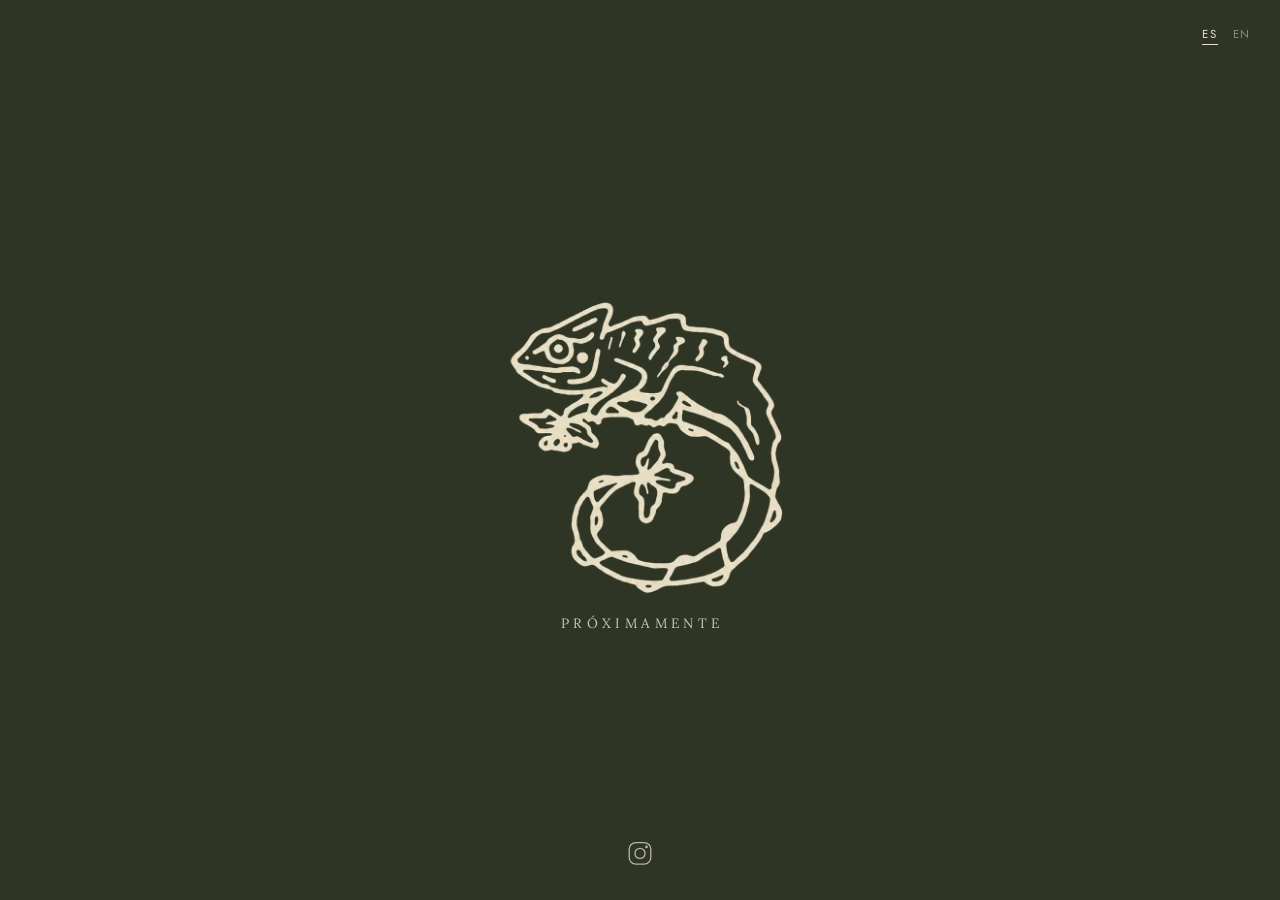
<file: index.html>
<!DOCTYPE html>
<html lang="es" data-lang="es">
<head>
<meta charset="UTF-8">
<meta name="viewport" content="width=device-width, initial-scale=1.0">
<meta name="robots" content="noindex, nofollow">
<title>BOQUILA</title>
<link rel="icon" href="logo.png">
<link rel="preconnect" href="https://fonts.googleapis.com">
<link rel="preconnect" href="https://fonts.gstatic.com" crossorigin>
<link href="https://fonts.googleapis.com/css2?family=Lora:wght@400;500&family=Jost:wght@400;500&display=swap" rel="stylesheet">
<style>
  :root {
    --bg: #2E3524;
    --cream: #E8DFC6;
    --size: min(92vw, 38rem, 85svh);
  }

  html, body { height: 100%; margin: 0; }

  body {
    background: var(--bg);
    color: var(--cream);
    font-family: "Lora", Georgia, serif;
    overflow: hidden;
  }

  /* Language visibility, same convention as the main site */
  html[data-lang="es"] [data-en],
  html[data-lang="en"] [data-es] { display: none; }

  /* Logo, perfectly centred. Blend mode hides the image's own square edge. */
  .logo {
    position: fixed;
    top: 50%;
    left: 50%;
    width: var(--size);
    height: auto;
    transform: translate(-50%, -50%);
    mix-blend-mode: lighten;
  }

  /* Sits just beneath the drawing */
  .soon {
    position: fixed;
    left: 0;
    right: 0;
    top: calc(50% + var(--size) * 0.27);
    margin: 0;
    padding-left: 0.32em; /* offsets trailing letter-spacing so text is truly centred */
    text-align: center;
    font-size: 0.85rem;
    font-weight: 400;
    letter-spacing: 0.32em;
    text-transform: uppercase;
    opacity: 0.85;
  }

  /* Language toggle, top right */
  .lang-toggle {
    position: fixed;
    top: 1.6rem;
    right: 1.8rem;
    display: flex;
    gap: 0.9em;
    font-family: "Jost", "Helvetica Neue", Arial, sans-serif;
  }

  .lang-toggle button {
    background: none;
    border: none;
    padding: 0 0 0.2em;
    color: var(--cream);
    font: inherit;
    font-size: 0.72rem;
    letter-spacing: 0.16em;
    cursor: pointer;
    opacity: 0.5;
    border-bottom: 1px solid transparent;
    transition: opacity 0.2s ease;
  }

  .lang-toggle button:hover { opacity: 0.85; }

  .lang-toggle button[aria-pressed="true"] {
    opacity: 1;
    border-bottom-color: var(--cream);
  }

  .lang-toggle button:focus-visible {
    outline: 1px solid var(--cream);
    outline-offset: 4px;
  }

  /* Instagram, bottom centre */
  .ig {
    position: fixed;
    bottom: 2rem;
    left: 50%;
    transform: translateX(-50%);
    width: 1.8rem;
    height: 1.8rem;
    color: var(--cream);
    opacity: 0.75;
    transition: opacity 0.2s ease;
  }

  .ig:hover { opacity: 1; }
  .ig:focus-visible { outline: 1px solid var(--cream); outline-offset: 6px; }
  .ig svg { width: 100%; height: 100%; display: block; }
</style>
</head>
<body>

  <div class="lang-toggle" role="group" aria-label="Idioma / Language">
    <button type="button" data-lang-btn="es" aria-pressed="true">ES</button>
    <button type="button" data-lang-btn="en" aria-pressed="false">EN</button>
  </div>

  <img class="logo" src="logo.png" alt="BOQUILA">

  <p class="soon">
    <span data-es>Próximamente</span>
    <span data-en>Coming Soon</span>
  </p>

  <a class="ig" href="https://www.instagram.com/boquilaco/" target="_blank" rel="noopener" aria-label="Instagram @boquilaco">
    <svg viewBox="0 0 24 24" fill="none" stroke="currentColor" stroke-width="1.1" stroke-linecap="round" stroke-linejoin="round" aria-hidden="true">
      <defs>
        <filter id="ink" x="-10%" y="-10%" width="120%" height="120%">
          <feTurbulence type="fractalNoise" baseFrequency="0.1" numOctaves="2" seed="4" result="n"/>
          <feDisplacementMap in="SourceGraphic" in2="n" scale="1.2"/>
        </filter>
      </defs>
      <g filter="url(#ink)">
        <rect x="3" y="3" width="18" height="18" rx="5.5"/>
        <circle cx="12" cy="12" r="4.2"/>
        <circle cx="17.4" cy="6.6" r="0.6" fill="currentColor"/>
      </g>
    </svg>
  </a>

<script>
  /* Same storage key as the main site, so the choice carries over when it launches. Default: Spanish. */
  (function () {
    var KEY = "boquila-lang";
    var DEFAULT = "es";

    function get() {
      try { return localStorage.getItem(KEY) || DEFAULT; } catch (e) { return DEFAULT; }
    }

    function set(lang) {
      document.documentElement.setAttribute("data-lang", lang);
      document.documentElement.setAttribute("lang", lang);
      try { localStorage.setItem(KEY, lang); } catch (e) {}
      document.querySelectorAll("[data-lang-btn]").forEach(function (b) {
        b.setAttribute("aria-pressed", b.getAttribute("data-lang-btn") === lang);
      });
    }

    document.addEventListener("DOMContentLoaded", function () {
      set(get());
      document.querySelectorAll("[data-lang-btn]").forEach(function (b) {
        b.addEventListener("click", function () { set(b.getAttribute("data-lang-btn")); });
      });
    });
  })();
</script>

</body>
</html>
</file>
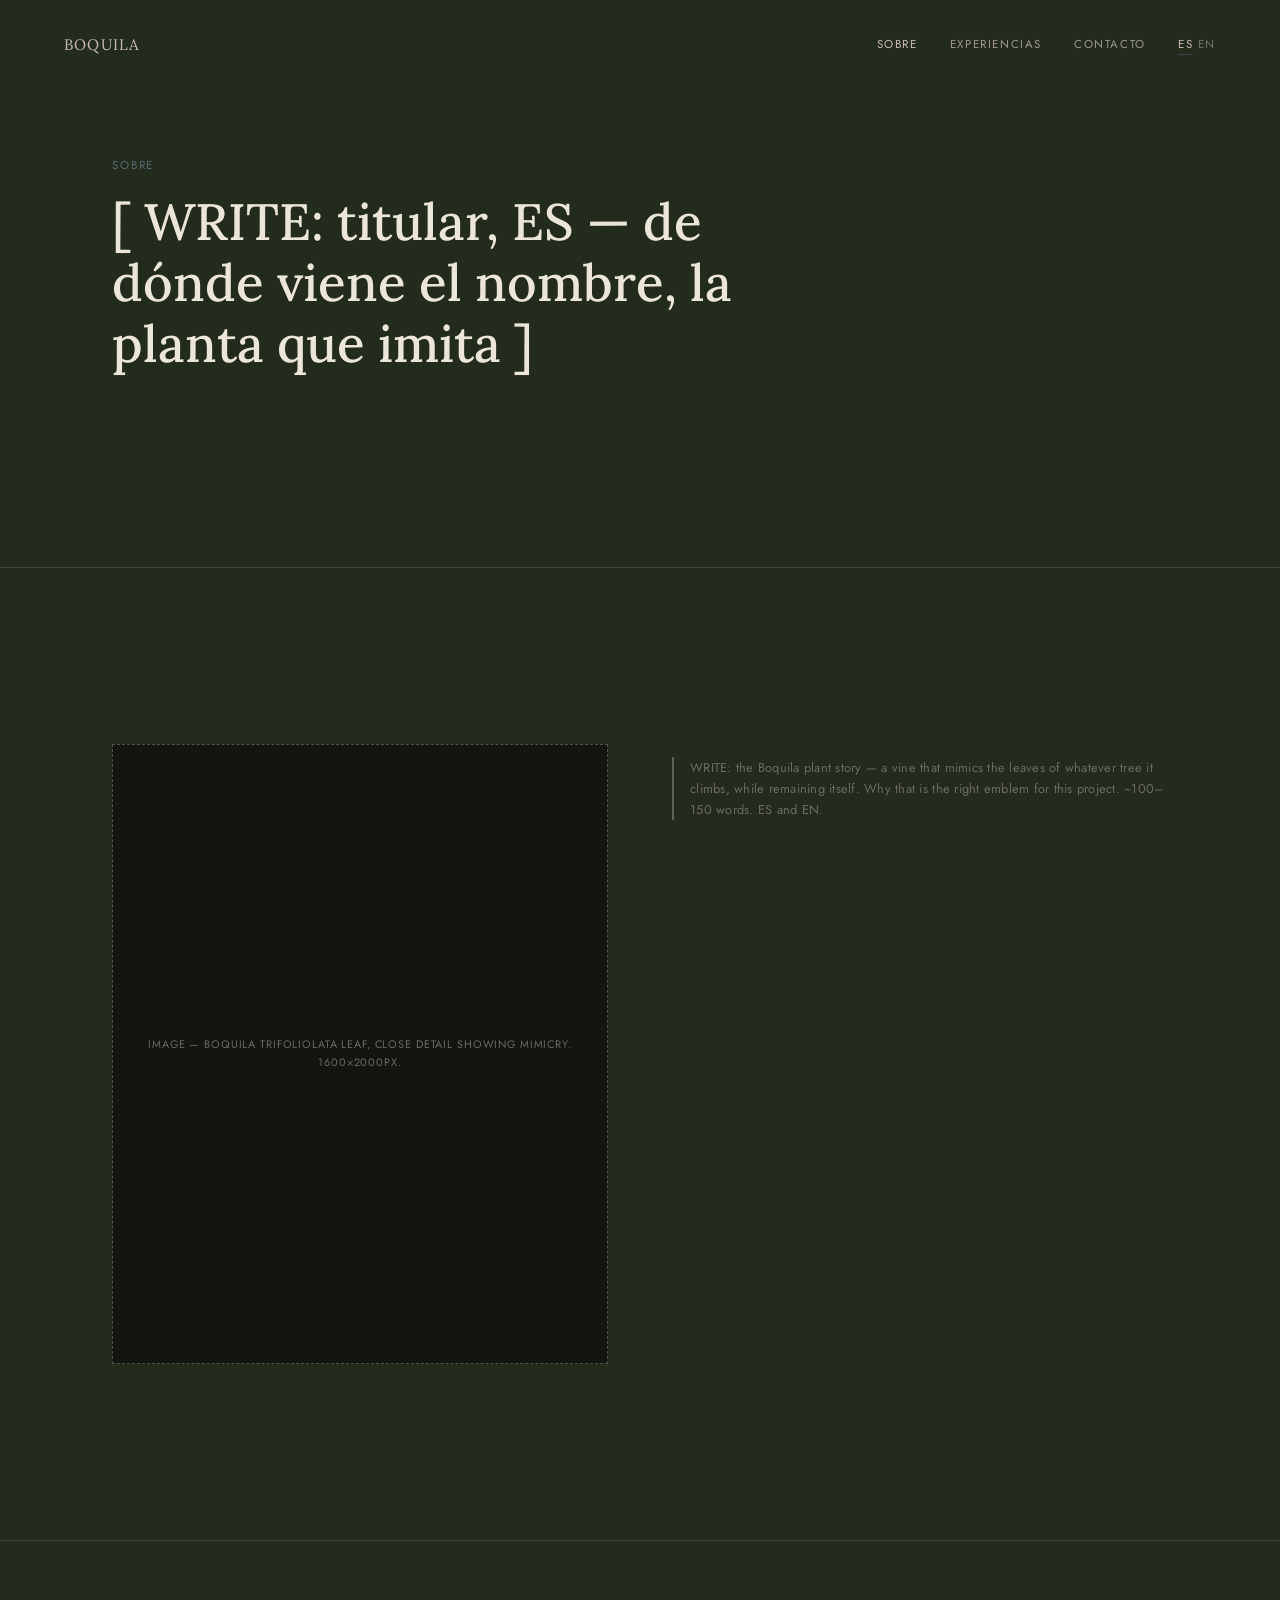
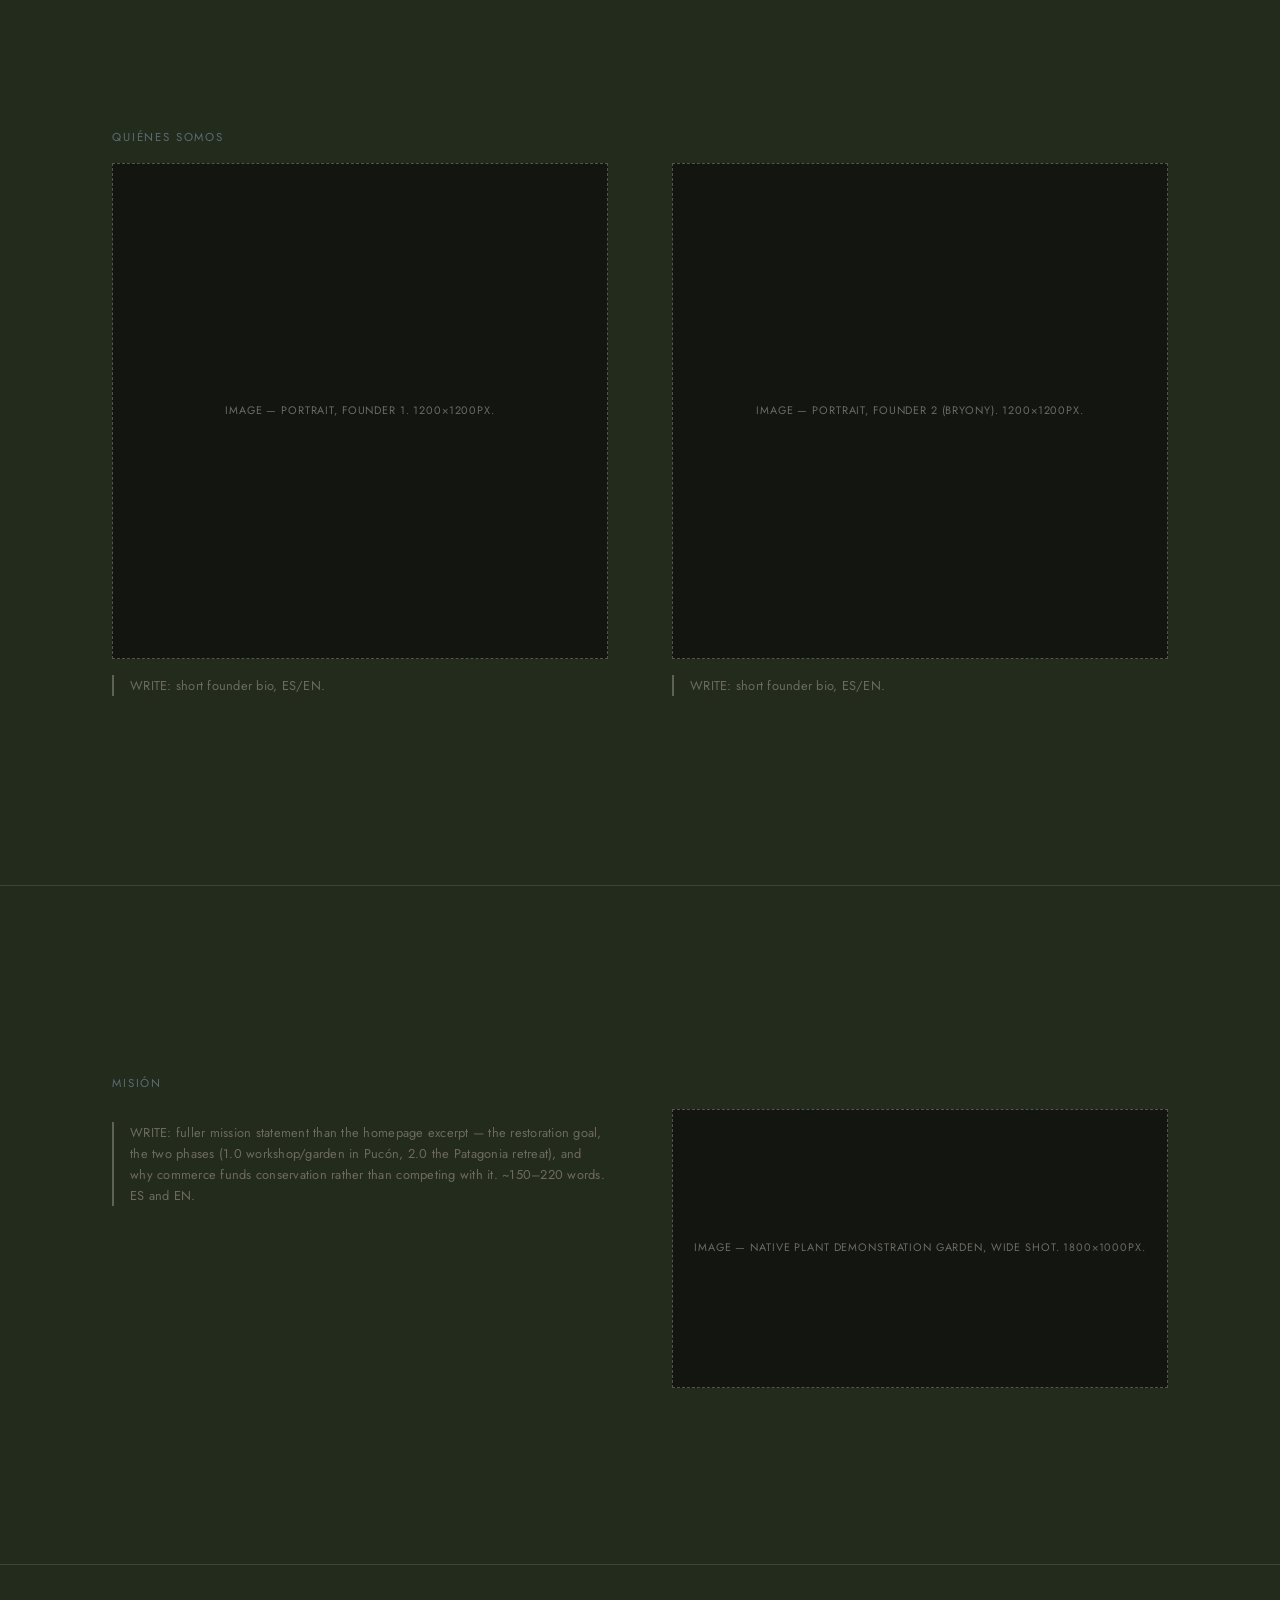
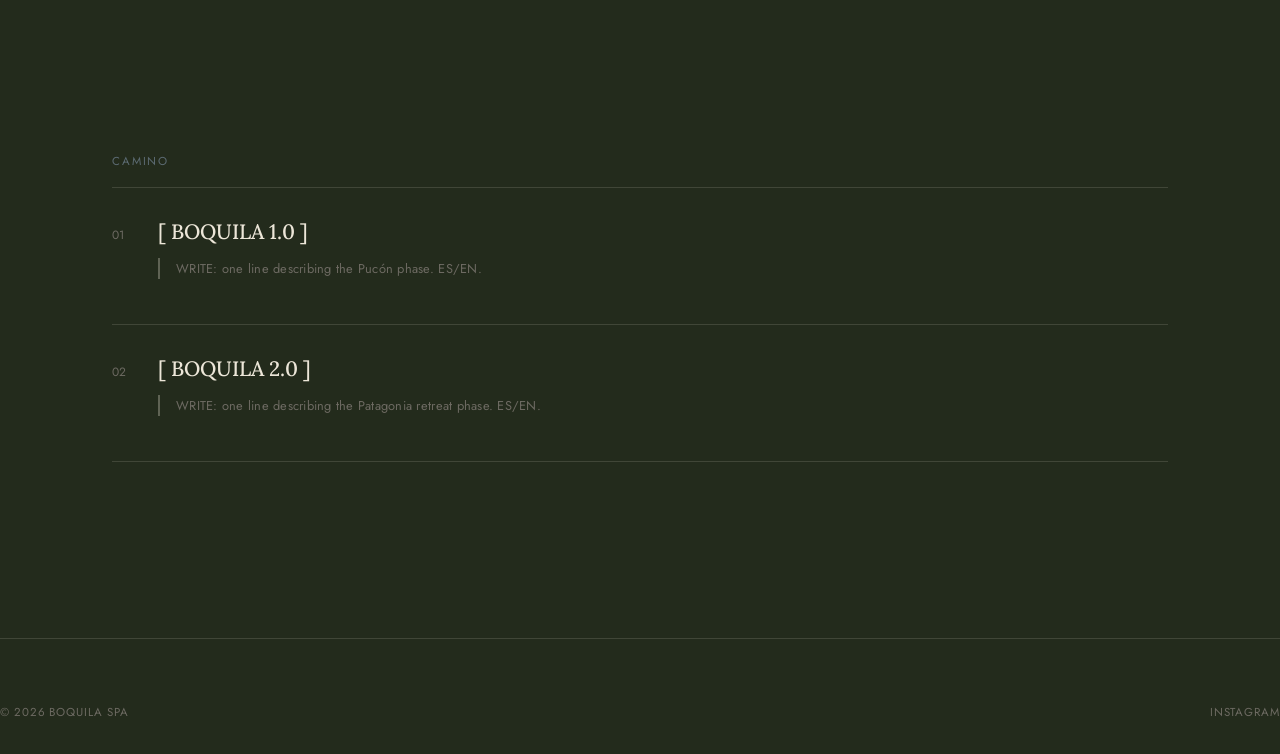
<file: about.html>
<!DOCTYPE html>
<html lang="es" data-lang="es">
<head>
<meta charset="UTF-8">
<meta name="viewport" content="width=device-width, initial-scale=1.0">
<title>About — BOQUILA</title>
<meta name="description" content="<!-- WRITE: one-line description, ES/EN -->">
<link rel="preconnect" href="https://fonts.googleapis.com">
<link rel="preconnect" href="https://fonts.gstatic.com" crossorigin>
<link href="https://fonts.googleapis.com/css2?family=Lora:ital,wght@0,400..700;1,400..700&family=Jost:wght@300;400;500&display=swap" rel="stylesheet">
<link rel="stylesheet" href="style.css">
</head>
<body>

<header class="site-header">
  <a class="mark" href="index.html">BOQUILA</a>
  <div class="site-nav">
    <ul>
      <li><a href="about.html" aria-current="page" style="opacity:1">
        <span data-es>Sobre</span><span data-en>About</span>
      </a></li>
      <li><a href="experiences.html">
        <span data-es>Experiencias</span><span data-en>Experiences</span>
      </a></li>
      <li><a href="contact.html">
        <span data-es>Contacto</span><span data-en>Contact</span>
      </a></li>
    </ul>
    <div class="lang-toggle" role="group" aria-label="Language / Idioma">
      <button type="button" data-lang-btn="es" aria-pressed="true">ES</button>
      <button type="button" data-lang-btn="en" aria-pressed="false">EN</button>
    </div>
  </div>
</header>

<main>

  <section style="padding-top: 9rem; border-top: none;">
    <div class="wrap">
      <p class="section-label"><span data-es>Sobre</span><span data-en>About</span></p>
      <h1 style="font-size: clamp(2rem, 5vw, 3.2rem); max-width: 40rem;">
        <span data-es data-slot>[ WRITE: titular, ES — de dónde viene el nombre, la planta que imita ]</span>
        <span data-en data-slot>[ WRITE: headline, EN — where the name comes from, the mimicking plant ]</span>
      </h1>
    </div>
  </section>

  <!-- ========================= ORIGIN / PLANT ========================= -->
  <section>
    <div class="wrap two-col">
      <div class="image-slot ratio-4-5" data-spec="IMAGE — Boquila trifoliolata leaf, close detail showing mimicry. 1600×2000px."></div>
      <div>
        <p class="copy-slot">
          WRITE: the Boquila plant story — a vine that mimics the leaves of
          whatever tree it climbs, while remaining itself. Why that is the
          right emblem for this project. ~100–150 words. ES and EN.
        </p>
      </div>
    </div>
  </section>

  <!-- ============================ FOUNDERS ============================ -->
  <section>
    <div class="wrap">
      <p class="section-label"><span data-es>Quiénes somos</span><span data-en>Who we are</span></p>
      <div class="two-col">
        <div>
          <div class="image-slot ratio-1-1" data-spec="IMAGE — portrait, founder 1. 1200×1200px."></div>
          <p class="copy-slot" style="margin-top: var(--space-2);">
            WRITE: short founder bio, ES/EN.
          </p>
        </div>
        <div>
          <div class="image-slot ratio-1-1" data-spec="IMAGE — portrait, founder 2 (Bryony). 1200×1200px."></div>
          <p class="copy-slot" style="margin-top: var(--space-2);">
            WRITE: short founder bio, ES/EN.
          </p>
        </div>
      </div>
    </div>
  </section>

  <!-- ======================= MISSION IN FULL ======================= -->
  <section>
    <div class="wrap">
      <p class="section-label"><span data-es>Misión</span><span data-en>Mission</span></p>
      <div class="two-col">
        <p class="copy-slot">
          WRITE: fuller mission statement than the homepage excerpt — the
          restoration goal, the two phases (1.0 workshop/garden in Pucón,
          2.0 the Patagonia retreat), and why commerce funds conservation
          rather than competing with it. ~150–220 words. ES and EN.
        </p>
        <div class="image-slot ratio-16-9" data-spec="IMAGE — native plant demonstration garden, wide shot. 1800×1000px."></div>
      </div>
    </div>
  </section>

  <!-- ============================ TIMELINE ============================ -->
  <section>
    <div class="wrap">
      <p class="section-label"><span data-es>Camino</span><span data-en>Path</span></p>
      <ul class="index-list">
        <li>
          <span class="index-no">01</span>
          <div>
            <h3><span data-es data-slot>[ BOQUILA 1.0 ]</span><span data-en data-slot>[ BOQUILA 1.0 ]</span></h3>
            <p class="copy-slot">WRITE: one line describing the Pucón phase. ES/EN.</p>
          </div>
        </li>
        <li>
          <span class="index-no">02</span>
          <div>
            <h3><span data-es data-slot>[ BOQUILA 2.0 ]</span><span data-en data-slot>[ BOQUILA 2.0 ]</span></h3>
            <p class="copy-slot">WRITE: one line describing the Patagonia retreat phase. ES/EN.</p>
          </div>
        </li>
      </ul>
    </div>
  </section>

</main>

<footer class="site-footer">
  <div>&copy; <span id="year"></span> BOQUILA SpA</div>
  <div style="display:flex; gap: var(--space-2);">
    <a href="#">Instagram</a>
  </div>
</footer>

<script>document.getElementById('year').textContent = new Date().getFullYear();</script>
<script src="lang-toggle.js"></script>
</body>
</html>
</file>
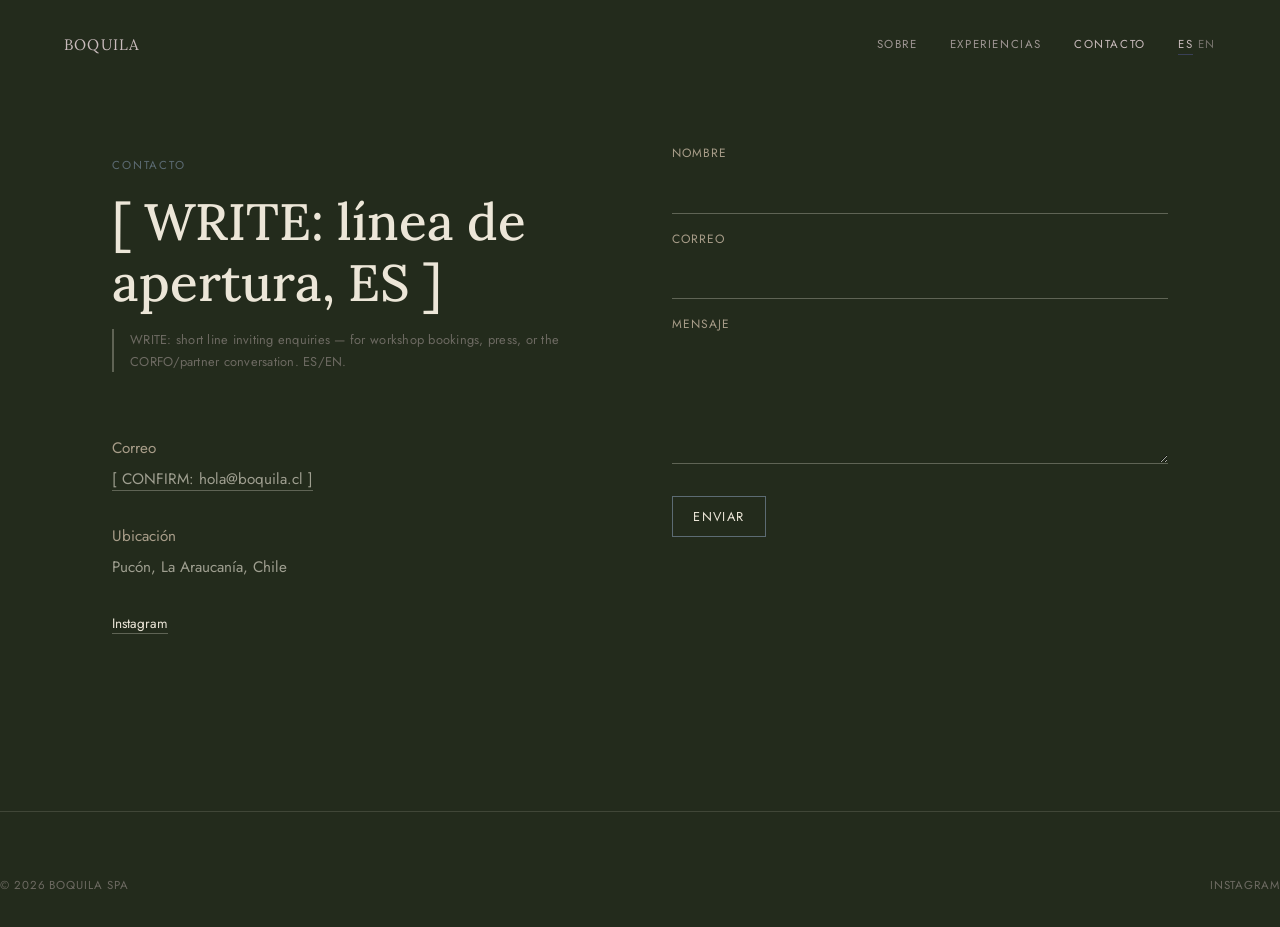
<file: contact.html>
<!DOCTYPE html>
<html lang="es" data-lang="es">
<head>
<meta charset="UTF-8">
<meta name="viewport" content="width=device-width, initial-scale=1.0">
<title>Contact — BOQUILA</title>
<meta name="description" content="<!-- WRITE: one-line description, ES/EN -->">
<link rel="preconnect" href="https://fonts.googleapis.com">
<link rel="preconnect" href="https://fonts.gstatic.com" crossorigin>
<link href="https://fonts.googleapis.com/css2?family=Lora:ital,wght@0,400..700;1,400..700&family=Jost:wght@300;400;500&display=swap" rel="stylesheet">
<link rel="stylesheet" href="style.css">
</head>
<body>

<header class="site-header">
  <a class="mark" href="index.html">BOQUILA</a>
  <div class="site-nav">
    <ul>
      <li><a href="about.html">
        <span data-es>Sobre</span><span data-en>About</span>
      </a></li>
      <li><a href="experiences.html">
        <span data-es>Experiencias</span><span data-en>Experiences</span>
      </a></li>
      <li><a href="contact.html" aria-current="page" style="opacity:1">
        <span data-es>Contacto</span><span data-en>Contact</span>
      </a></li>
    </ul>
    <div class="lang-toggle" role="group" aria-label="Language / Idioma">
      <button type="button" data-lang-btn="es" aria-pressed="true">ES</button>
      <button type="button" data-lang-btn="en" aria-pressed="false">EN</button>
    </div>
  </div>
</header>

<main>

  <section style="padding-top: 9rem; border-top: none; min-height: 70svh;">
    <div class="wrap two-col">
      <div>
        <p class="section-label"><span data-es>Contacto</span><span data-en>Contact</span></p>
        <h1 style="font-size: clamp(2rem, 5vw, 3.2rem); max-width: 34rem;">
          <span data-es data-slot>[ WRITE: línea de apertura, ES ]</span>
          <span data-en data-slot>[ WRITE: opening line, EN ]</span>
        </h1>
        <p class="copy-slot" style="margin-top: var(--space-2);">
          WRITE: short line inviting enquiries — for workshop bookings,
          press, or the CORFO/partner conversation. ES/EN.
        </p>

        <div style="margin-top: var(--space-4); font-family: var(--font-utility); font-size: 0.95rem;">
          <p style="margin: 0 0 0.4em; color: var(--stone);">
            <span data-es>Correo</span><span data-en>Email</span>
          </p>
          <p style="margin: 0 0 var(--space-3);">
            <a href="mailto:hola@boquila.cl" style="border-bottom: 1px solid var(--line-strong);">
              [ CONFIRM: hola@boquila.cl ]
            </a>
          </p>
          <p style="margin: 0 0 0.4em; color: var(--stone);">
            <span data-es>Ubicación</span><span data-en>Location</span>
          </p>
          <p style="margin: 0;">
            Pucón, La Araucanía, Chile
          </p>
        </div>

        <div style="margin-top: var(--space-3); font-family: var(--font-utility); font-size: 0.85rem;">
          <a href="#" style="border-bottom: 1px solid var(--line-strong);">Instagram</a>
        </div>
      </div>

      <div>
        <!--
          Form action left unimplemented deliberately: a static GitHub
          Pages site cannot process form submissions server-side. Options
          when ready: (1) a form service such as Formspree or Web3Forms
          pointed at the email above, (2) a mailto: link only, kept simple.
          Skeleton below assumes option 1; swap the action URL when chosen.
        -->
        <form class="contact-form" style="display: grid; gap: var(--space-2);" action="#" method="POST">
          <label style="font-family: var(--font-utility); font-size: 0.75rem; letter-spacing: 0.08em; text-transform: uppercase; color: var(--stone);">
            <span data-es>Nombre</span><span data-en>Name</span>
            <input type="text" name="name" required
              style="display:block; width:100%; margin-top:0.4em; background:none; border:none; border-bottom:1px solid var(--line-strong); color:var(--paper); font:inherit; font-size:1rem; padding:0.5em 0;">
          </label>
          <label style="font-family: var(--font-utility); font-size: 0.75rem; letter-spacing: 0.08em; text-transform: uppercase; color: var(--stone);">
            <span data-es>Correo</span><span data-en>Email</span>
            <input type="email" name="email" required
              style="display:block; width:100%; margin-top:0.4em; background:none; border:none; border-bottom:1px solid var(--line-strong); color:var(--paper); font:inherit; font-size:1rem; padding:0.5em 0;">
          </label>
          <label style="font-family: var(--font-utility); font-size: 0.75rem; letter-spacing: 0.08em; text-transform: uppercase; color: var(--stone);">
            <span data-es>Mensaje</span><span data-en>Message</span>
            <textarea name="message" rows="4" required
              style="display:block; width:100%; margin-top:0.4em; background:none; border:none; border-bottom:1px solid var(--line-strong); color:var(--paper); font:inherit; font-size:1rem; padding:0.5em 0; resize:vertical;"></textarea>
          </label>
          <button type="submit" style="justify-self:start; margin-top: var(--space-2); background:none; border:1px solid var(--ember); color:var(--paper); font-family:var(--font-utility); font-size:0.8rem; letter-spacing:0.1em; text-transform:uppercase; padding:0.8em 1.6em; cursor:pointer;">
            <span data-es>Enviar</span><span data-en>Send</span>
          </button>
        </form>
      </div>
    </div>
  </section>

</main>

<footer class="site-footer">
  <div>&copy; <span id="year"></span> BOQUILA SpA</div>
  <div style="display:flex; gap: var(--space-2);">
    <a href="#">Instagram</a>
  </div>
</footer>

<script>document.getElementById('year').textContent = new Date().getFullYear();</script>
<script src="lang-toggle.js"></script>
</body>
</html>
</file>
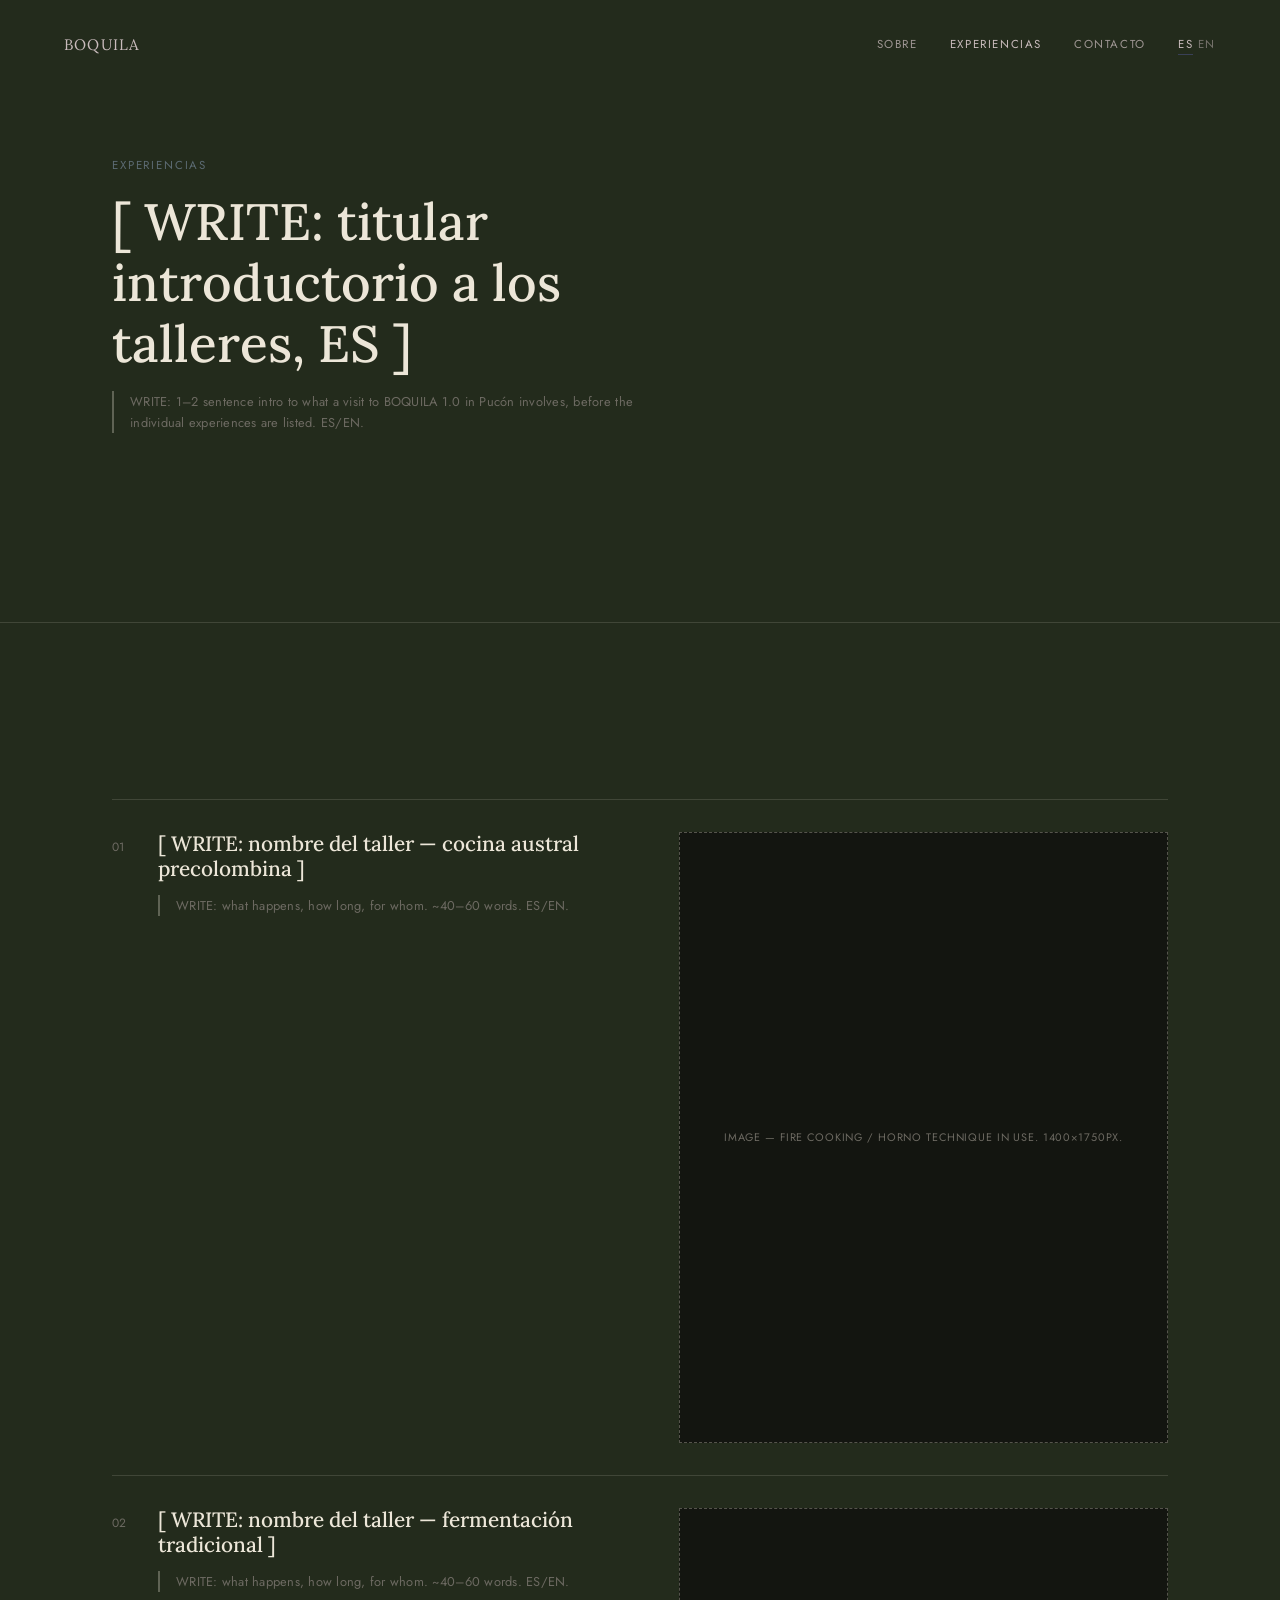
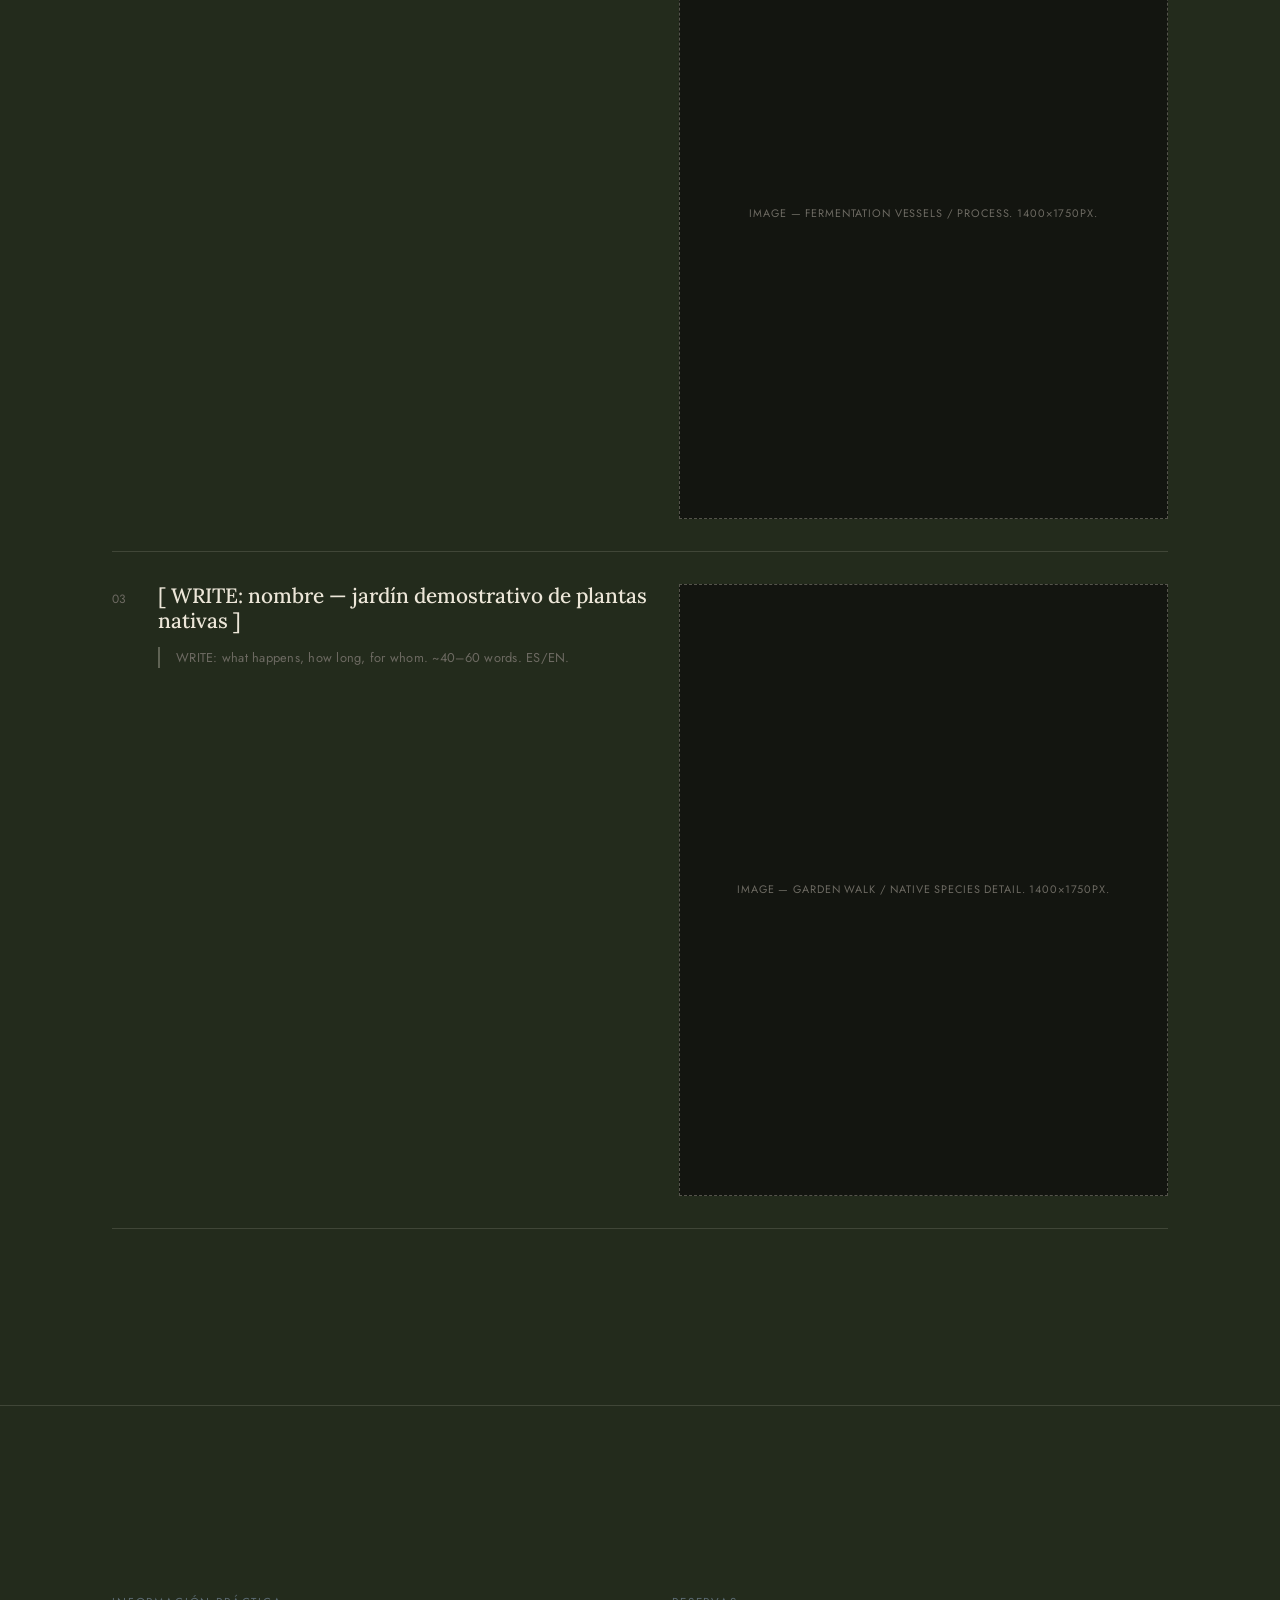
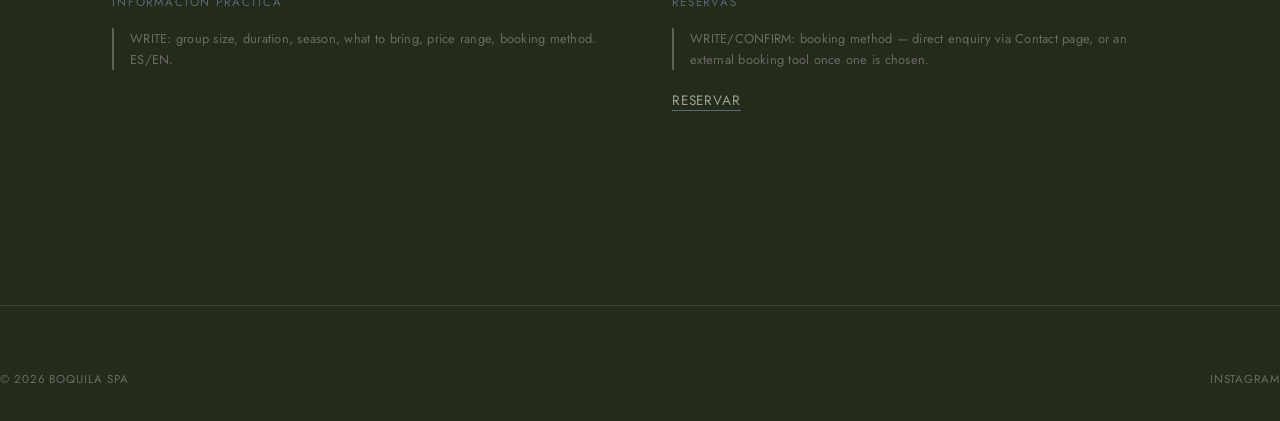
<file: experiences.html>
<!DOCTYPE html>
<html lang="es" data-lang="es">
<head>
<meta charset="UTF-8">
<meta name="viewport" content="width=device-width, initial-scale=1.0">
<title>Experiences — BOQUILA</title>
<meta name="description" content="<!-- WRITE: one-line description, ES/EN -->">
<link rel="preconnect" href="https://fonts.googleapis.com">
<link rel="preconnect" href="https://fonts.gstatic.com" crossorigin>
<link href="https://fonts.googleapis.com/css2?family=Lora:ital,wght@0,400..700;1,400..700&family=Jost:wght@300;400;500&display=swap" rel="stylesheet">
<link rel="stylesheet" href="style.css">
</head>
<body>

<header class="site-header">
  <a class="mark" href="index.html">BOQUILA</a>
  <div class="site-nav">
    <ul>
      <li><a href="about.html">
        <span data-es>Sobre</span><span data-en>About</span>
      </a></li>
      <li><a href="experiences.html" aria-current="page" style="opacity:1">
        <span data-es>Experiencias</span><span data-en>Experiences</span>
      </a></li>
      <li><a href="contact.html">
        <span data-es>Contacto</span><span data-en>Contact</span>
      </a></li>
    </ul>
    <div class="lang-toggle" role="group" aria-label="Language / Idioma">
      <button type="button" data-lang-btn="es" aria-pressed="true">ES</button>
      <button type="button" data-lang-btn="en" aria-pressed="false">EN</button>
    </div>
  </div>
</header>

<main>

  <section style="padding-top: 9rem; border-top: none;">
    <div class="wrap">
      <p class="section-label"><span data-es>Experiencias</span><span data-en>Experiences</span></p>
      <h1 style="font-size: clamp(2rem, 5vw, 3.2rem); max-width: 40rem;">
        <span data-es data-slot>[ WRITE: titular introductorio a los talleres, ES ]</span>
        <span data-en data-slot>[ WRITE: intro headline for the workshops, EN ]</span>
      </h1>
      <p class="copy-slot" style="margin-top: var(--space-2);">
        WRITE: 1–2 sentence intro to what a visit to BOQUILA 1.0 in Pucón
        involves, before the individual experiences are listed. ES/EN.
      </p>
    </div>
  </section>

  <!-- ==================== EXPERIENCE INDEX (repeat block) ==================== -->
  <section>
    <div class="wrap">
      <ul class="index-list">

        <li>
          <span class="index-no">01</span>
          <div style="width: 100%;">
            <div class="two-col" style="gap: var(--space-3);">
              <div>
                <h3>
                  <span data-es data-slot>[ WRITE: nombre del taller — cocina austral precolombina ]</span>
                  <span data-en data-slot>[ WRITE: workshop name — pre-Columbian Austral cooking ]</span>
                </h3>
                <p class="copy-slot">
                  WRITE: what happens, how long, for whom. ~40–60 words. ES/EN.
                </p>
              </div>
              <div class="image-slot ratio-4-5" data-spec="IMAGE — fire cooking / horno technique in use. 1400×1750px."></div>
            </div>
          </div>
        </li>

        <li>
          <span class="index-no">02</span>
          <div style="width: 100%;">
            <div class="two-col" style="gap: var(--space-3);">
              <div>
                <h3>
                  <span data-es data-slot>[ WRITE: nombre del taller — fermentación tradicional ]</span>
                  <span data-en data-slot>[ WRITE: workshop name — traditional fermentation ]</span>
                </h3>
                <p class="copy-slot">
                  WRITE: what happens, how long, for whom. ~40–60 words. ES/EN.
                </p>
              </div>
              <div class="image-slot ratio-4-5" data-spec="IMAGE — fermentation vessels / process. 1400×1750px."></div>
            </div>
          </div>
        </li>

        <li>
          <span class="index-no">03</span>
          <div style="width: 100%;">
            <div class="two-col" style="gap: var(--space-3);">
              <div>
                <h3>
                  <span data-es data-slot>[ WRITE: nombre — jardín demostrativo de plantas nativas ]</span>
                  <span data-en data-slot>[ WRITE: name — native plant demonstration garden ]</span>
                </h3>
                <p class="copy-slot">
                  WRITE: what happens, how long, for whom. ~40–60 words. ES/EN.
                </p>
              </div>
              <div class="image-slot ratio-4-5" data-spec="IMAGE — garden walk / native species detail. 1400×1750px."></div>
            </div>
          </div>
        </li>

        <!-- Duplicate an <li> block above for each further experience. -->

      </ul>
    </div>
  </section>

  <!-- ============================ PRACTICAL ============================ -->
  <section>
    <div class="wrap two-col">
      <div>
        <p class="section-label"><span data-es>Información práctica</span><span data-en>Good to know</span></p>
        <p class="copy-slot">
          WRITE: group size, duration, season, what to bring, price range,
          booking method. ES/EN.
        </p>
      </div>
      <div>
        <p class="section-label"><span data-es>Reservas</span><span data-en>Bookings</span></p>
        <p class="copy-slot">
          WRITE/CONFIRM: booking method — direct enquiry via Contact page,
          or an external booking tool once one is chosen.
        </p>
        <p style="margin-top: var(--space-2);">
          <a href="contact.html" style="border-bottom: 1px solid var(--ember); font-family: var(--font-utility); font-size: 0.85rem; letter-spacing: 0.06em; text-transform: uppercase;">
            <span data-es>Reservar</span><span data-en>Book</span>
          </a>
        </p>
      </div>
    </div>
  </section>

</main>

<footer class="site-footer">
  <div>&copy; <span id="year"></span> BOQUILA SpA</div>
  <div style="display:flex; gap: var(--space-2);">
    <a href="#">Instagram</a>
  </div>
</footer>

<script>document.getElementById('year').textContent = new Date().getFullYear();</script>
<script src="lang-toggle.js"></script>
</body>
</html>
</file>
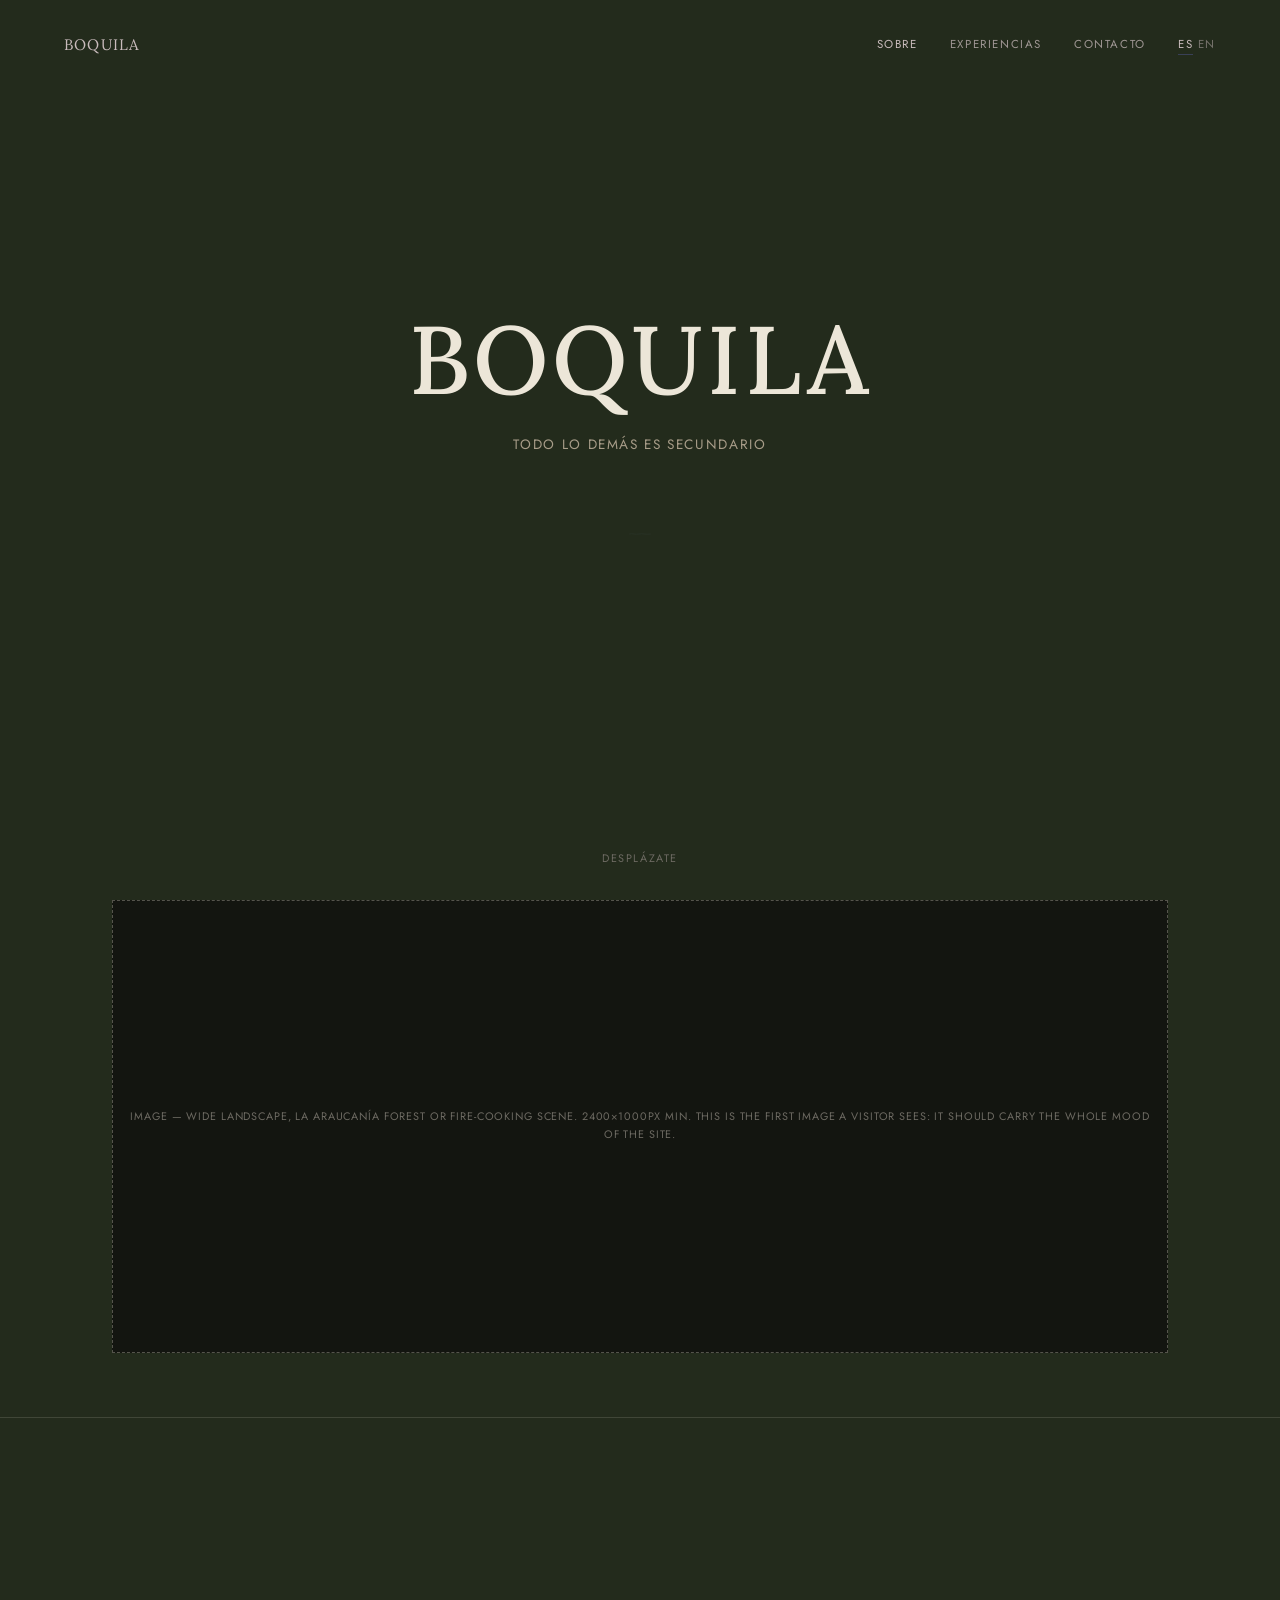
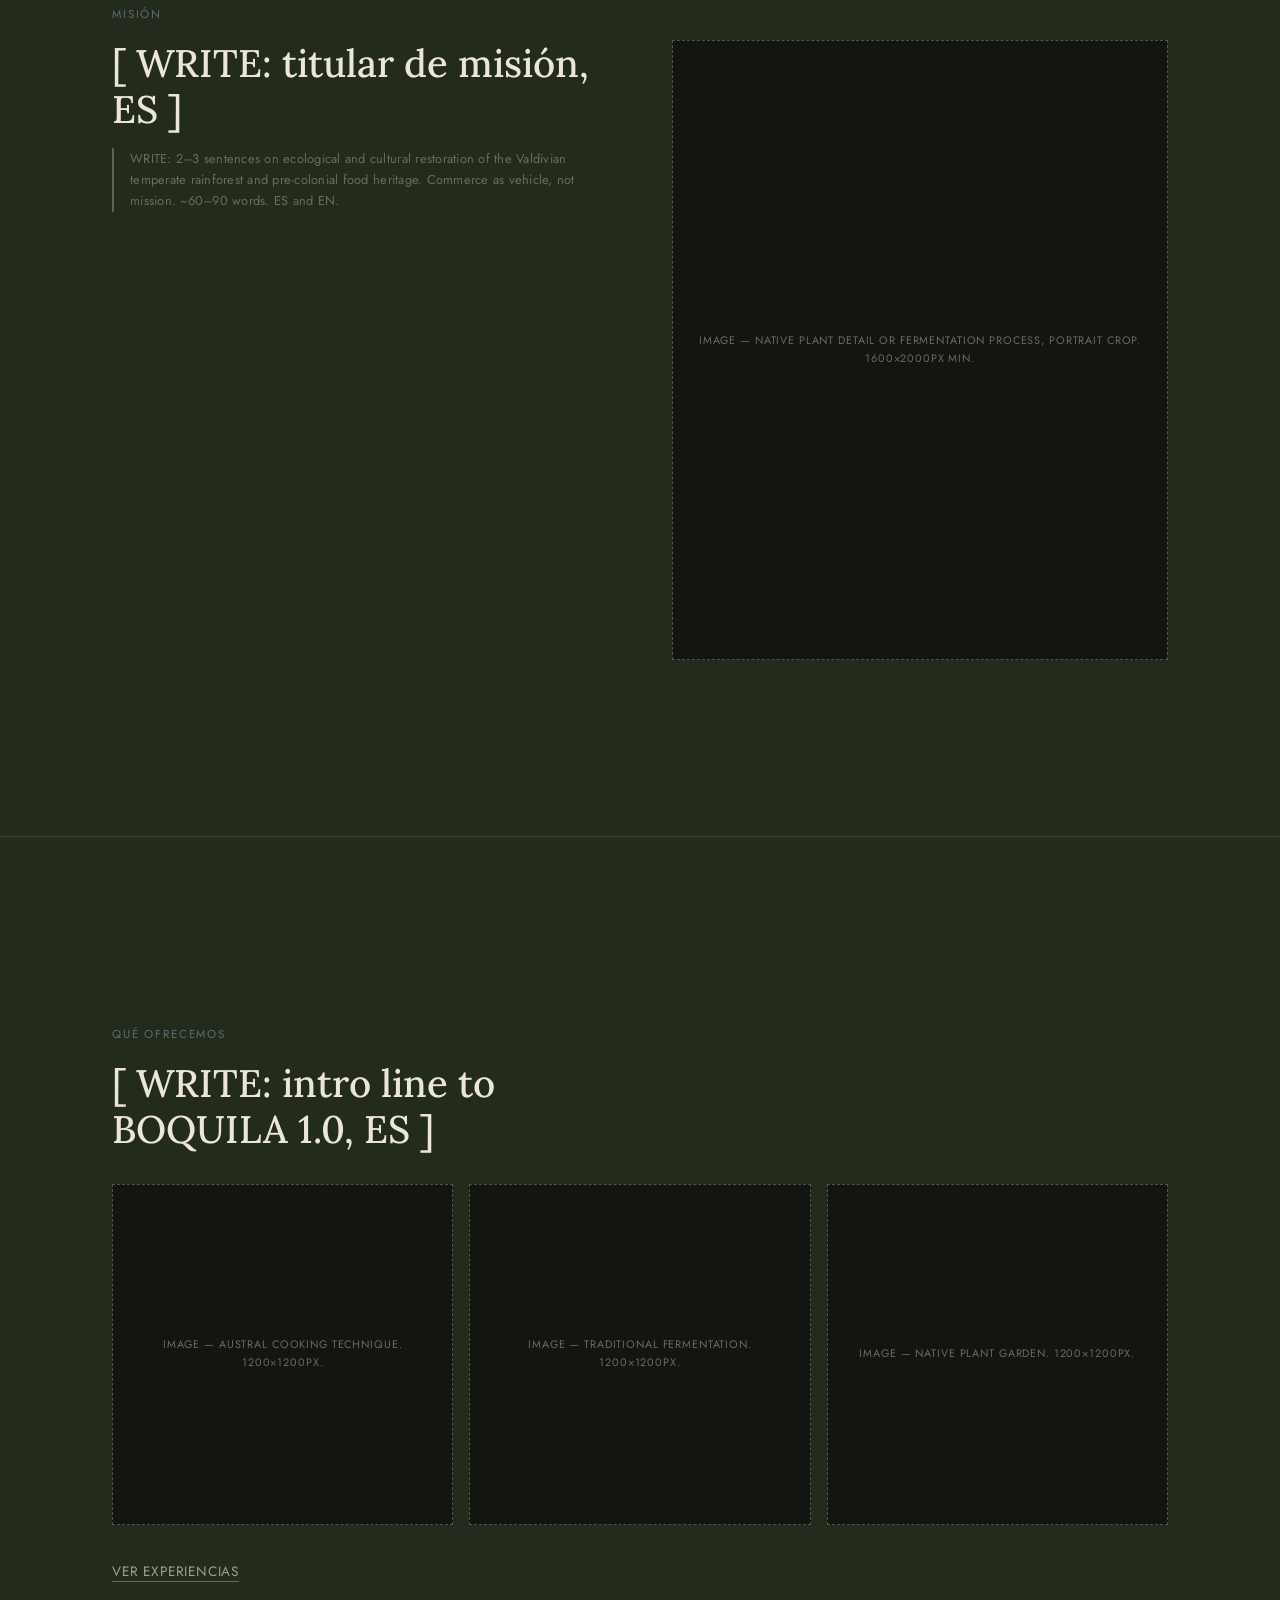
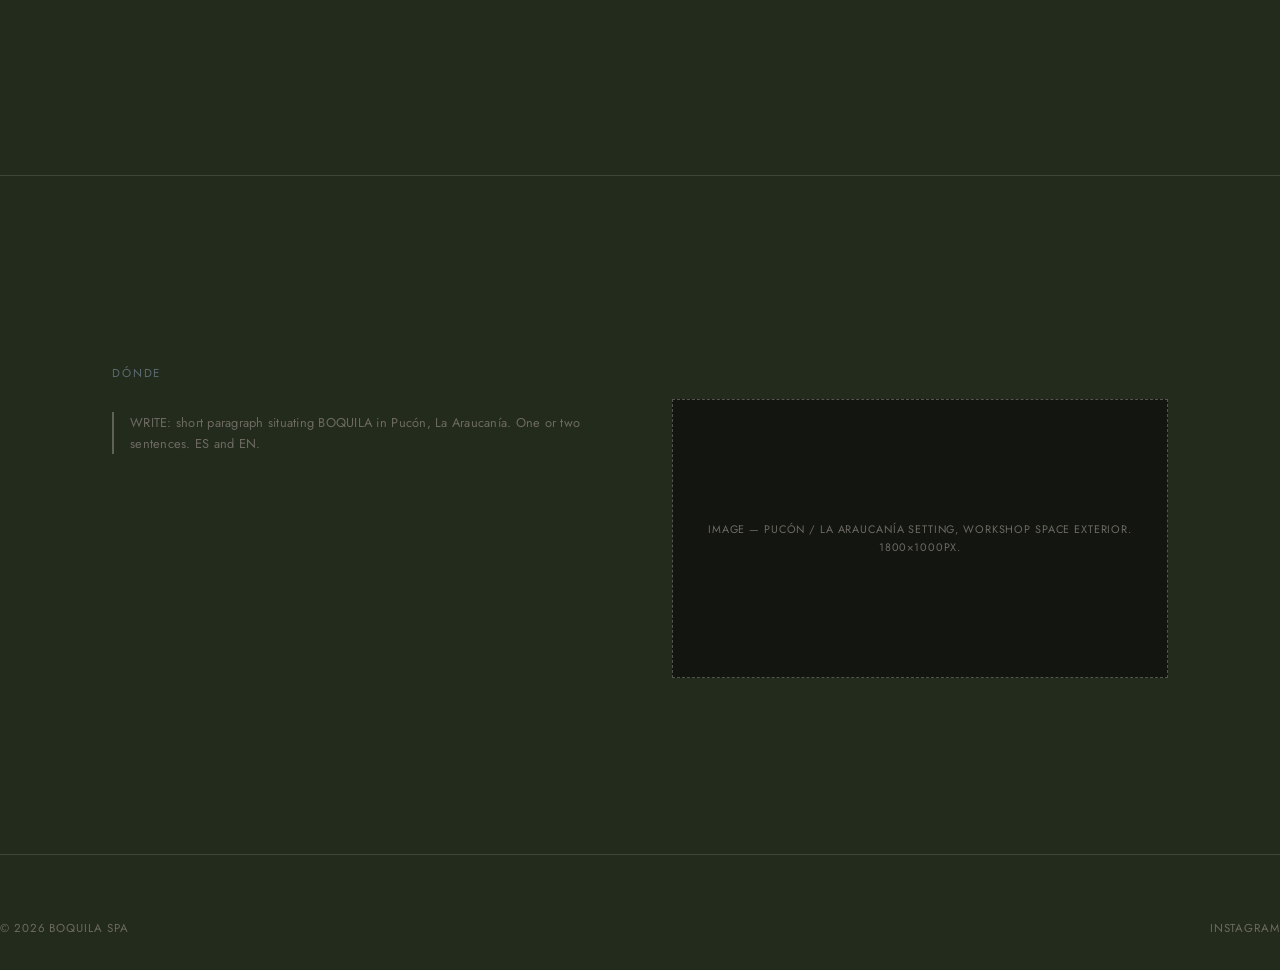
<file: index-full.html>
<!DOCTYPE html>
<html lang="es" data-lang="es">
<head>
<meta charset="UTF-8">
<meta name="viewport" content="width=device-width, initial-scale=1.0">
<title>BOQUILA</title>
<meta name="description" content="<!-- WRITE: one-line description, ES/EN, ~150 characters, for search results and link previews -->">
<link rel="preconnect" href="https://fonts.googleapis.com">
<link rel="preconnect" href="https://fonts.gstatic.com" crossorigin>
<link href="https://fonts.googleapis.com/css2?family=Lora:ital,wght@0,400..700;1,400..700&family=Jost:wght@300;400;500&display=swap" rel="stylesheet">
<link rel="stylesheet" href="style.css">
</head>
<body>

<header class="site-header">
  <a class="mark" href="index.html">BOQUILA</a>
  <div class="site-nav">
    <ul>
      <li><a href="about.html" aria-current="page" style="opacity:1">
        <span data-es>Sobre</span><span data-en>About</span>
      </a></li>
      <li><a href="experiences.html">
        <span data-es>Experiencias</span><span data-en>Experiences</span>
      </a></li>
      <li><a href="contact.html">
        <span data-es>Contacto</span><span data-en>Contact</span>
      </a></li>
    </ul>
    <div class="lang-toggle" role="group" aria-label="Language / Idioma">
      <button type="button" data-lang-btn="es" aria-pressed="true">ES</button>
      <button type="button" data-lang-btn="en" aria-pressed="false">EN</button>
    </div>
  </div>
</header>

<main>

  <!-- ============================= HERO ============================= -->
  <section class="hero" style="border-top:none; padding-top:0;">
    <h1 class="wordmark">BOQUILA</h1>
    <p class="tagline">
      <span data-es>Todo lo demás es secundario</span>
      <span data-en>Everything else is secondary</span>
    </p>

    <svg class="tendril" viewBox="0 0 220 20" aria-hidden="true">
      <path d="M2,10 C40,2 60,18 100,10 C140,2 160,18 218,10" />
    </svg>

    <span class="scroll-hint">
      <span data-es>Desplázate</span><span data-en>Scroll</span>
    </span>
  </section>

  <!-- ========================= HERO IMAGE ========================= -->
  <section style="border-top:none; padding-top:0; padding-bottom: var(--space-4);">
    <div class="wrap">
      <div class="image-slot ratio-21-9" data-spec="IMAGE — wide landscape, La Araucanía forest or fire-cooking scene. 2400×1000px min. This is the first image a visitor sees: it should carry the whole mood of the site.">
      </div>
    </div>
  </section>

  <!-- ============================ MISSION ============================ -->
  <section>
    <div class="wrap">
      <p class="section-label">
        <span data-es>Misión</span><span data-en>Mission</span>
      </p>
      <div class="two-col">
        <div>
          <h2>
            <span data-es data-slot>[ WRITE: titular de misión, ES ]</span>
            <span data-en data-slot>[ WRITE: mission headline, EN ]</span>
          </h2>
          <p class="copy-slot">
            WRITE: 2–3 sentences on ecological and cultural restoration of the
            Valdivian temperate rainforest and pre-colonial food heritage.
            Commerce as vehicle, not mission. ~60–90 words. ES and EN.
          </p>
        </div>
        <div class="image-slot ratio-4-5" data-spec="IMAGE — native plant detail or fermentation process, portrait crop. 1600×2000px min.">
        </div>
      </div>
    </div>
  </section>

  <!-- ========================= WHAT WE OFFER ========================= -->
  <section>
    <div class="wrap">
      <p class="section-label">
        <span data-es>Qué ofrecemos</span><span data-en>What we offer</span>
      </p>
      <h2>
        <span data-es data-slot>[ WRITE: intro line to BOQUILA 1.0, ES ]</span>
        <span data-en data-slot>[ WRITE: intro line to BOQUILA 1.0, EN ]</span>
      </h2>
      <div class="gallery-grid" style="margin-top: var(--space-3);">
        <div class="image-slot ratio-1-1" data-spec="IMAGE — Austral cooking technique. 1200×1200px."></div>
        <div class="image-slot ratio-1-1" data-spec="IMAGE — traditional fermentation. 1200×1200px."></div>
        <div class="image-slot ratio-1-1" data-spec="IMAGE — native plant garden. 1200×1200px."></div>
      </div>
      <p style="margin-top: var(--space-3);">
        <a href="experiences.html" style="border-bottom: 1px solid var(--ember); font-family: var(--font-utility); font-size: 0.85rem; letter-spacing: 0.06em; text-transform: uppercase;">
          <span data-es>Ver experiencias</span><span data-en>See experiences</span>
        </a>
      </p>
    </div>
  </section>

  <!-- ============================ LOCATION ============================ -->
  <section>
    <div class="wrap">
      <p class="section-label">
        <span data-es>Dónde</span><span data-en>Where</span>
      </p>
      <div class="two-col">
        <p class="copy-slot">
          WRITE: short paragraph situating BOQUILA in Pucón, La Araucanía.
          One or two sentences. ES and EN.
        </p>
        <div class="image-slot ratio-16-9" data-spec="IMAGE — Pucón / La Araucanía setting, workshop space exterior. 1800×1000px."></div>
      </div>
    </div>
  </section>

</main>

<footer class="site-footer">
  <div>&copy; <span id="year"></span> BOQUILA SpA</div>
  <div style="display:flex; gap: var(--space-2);">
    <a href="#">Instagram</a>
    <!-- WRITE/CONFIRM: add remaining social or press links once decided -->
  </div>
</footer>

<script>document.getElementById('year').textContent = new Date().getFullYear();</script>
<script src="lang-toggle.js"></script>
</body>
</html>
</file>
<file: style.css>
/* ==========================================================================
   BOQUILA — Design tokens
   Palette: near-black ground, moss / ember / stone / smoke accents
   Type: Lora (display + body), Jost (nav, labels, captions)
   ========================================================================== */

:root {
  --bg: #232B1C;
  --bg-raised: #131510;
  --paper: #ece6d8;
  --paper-dim: rgba(236, 230, 216, 0.62);
  --moss: #184A1B;
  --ember: #5C6B73;
  --stone: #a89d89;
  --smoke: #6d6a62;
  --line: rgba(236, 230, 216, 0.14);
  --line-strong: rgba(236, 230, 216, 0.3);

  --font-display: "Lora", "Georgia", serif;
  --font-body: "Lora", "Georgia", serif;
  --font-utility: "Jost", "Helvetica Neue", Arial, sans-serif;

  --space-1: 0.5rem;
  --space-2: 1rem;
  --space-3: 2rem;
  --space-4: 4rem;
  --space-5: 7rem;
  --space-6: 11rem;

  --max-width: 74rem;
  --measure: 34rem;
}

* {
  box-sizing: border-box;
}

html {
  background: var(--bg);
}

body {
  margin: 0;
  background: var(--bg);
  color: var(--paper);
  font-family: var(--font-body);
  font-weight: 400;
  line-height: 1.65;
  -webkit-font-smoothing: antialiased;
  text-rendering: optimizeLegibility;
}

::selection {
  background: var(--ember);
  color: var(--bg);
}

a {
  color: inherit;
  text-decoration: none;
}

img {
  max-width: 100%;
  display: block;
}

/* Language visibility — toggled by JS setting [data-lang] on <html> */
[data-en], [data-es] {
  display: none;
}
html[data-lang="en"] [data-en] { display: revert; }
html[data-lang="es"] [data-es] { display: revert; }
html[data-lang="en"] span[data-en],
html[data-lang="es"] span[data-es] { display: inline; }

/* ==========================================================================
   Layout shells
   ========================================================================== */

.wrap {
  max-width: var(--max-width);
  margin-inline: auto;
  padding-inline: var(--space-3);
}

@media (min-width: 60em) {
  .wrap { padding-inline: var(--space-4); }
}

/* ==========================================================================
   Header / nav — reduced to essentials, like Monk's single-line nav
   ========================================================================== */

.site-header {
  position: fixed;
  inset: 0 0 auto 0;
  z-index: 40;
  display: flex;
  align-items: center;
  justify-content: space-between;
  padding: var(--space-2) var(--space-3);
  font-family: var(--font-utility);
  font-size: 0.72rem;
  letter-spacing: 0.14em;
  text-transform: uppercase;
  mix-blend-mode: difference;
}

@media (min-width: 60em) {
  .site-header { padding: var(--space-3) var(--space-4); }
}

.site-header .mark {
  font-family: var(--font-display);
  font-size: 0.95rem;
  letter-spacing: 0.08em;
  text-transform: none;
}

.site-nav {
  display: flex;
  align-items: center;
  gap: var(--space-3);
}

.site-nav ul {
  list-style: none;
  display: flex;
  gap: var(--space-3);
  margin: 0;
  padding: 0;
}

.site-nav a {
  opacity: 0.75;
  transition: opacity 0.2s ease;
}

.site-nav a:hover,
.site-nav a[aria-current="page"] {
  opacity: 1;
}

.lang-toggle {
  display: flex;
  gap: 0.4em;
  font-family: var(--font-utility);
}

.lang-toggle button {
  background: none;
  border: none;
  color: var(--paper);
  font: inherit;
  font-size: 0.72rem;
  letter-spacing: 0.14em;
  cursor: pointer;
  opacity: 0.5;
  padding: 0;
}

.lang-toggle button[aria-pressed="true"] {
  opacity: 1;
  border-bottom: 1px solid var(--ember);
}

/* mobile nav collapse note: at narrow widths, links hide behind a simple
   text toggle — implement when real content/links are final */
@media (max-width: 40em) {
  .site-nav ul { display: none; }
}

/* ==========================================================================
   Hero
   ========================================================================== */

.hero {
  min-height: 100svh;
  display: flex;
  flex-direction: column;
  align-items: center;
  justify-content: center;
  text-align: center;
  padding: var(--space-4) var(--space-3);
  position: relative;
}

.hero .wordmark {
  font-family: var(--font-display);
  font-size: clamp(2.6rem, 9vw, 6rem);
  letter-spacing: 0.04em;
  font-weight: 500;
  margin: 0;
}

.hero .tagline {
  margin-top: var(--space-2);
  font-family: var(--font-utility);
  font-size: 0.85rem;
  letter-spacing: 0.12em;
  text-transform: uppercase;
  color: var(--stone);
}

/* Signature element — the tendril: a single line that traces itself once
   on load, standing in for the Boquila vine reaching across its host.
   Static fallback shown when motion is reduced. */
.tendril {
  width: min(70vw, 22rem);
  height: 2px;
  margin-top: var(--space-4);
}

.tendril path {
  fill: none;
  stroke: var(--ember);
  stroke-width: 1;
  stroke-dasharray: 400;
  stroke-dashoffset: 400;
  animation: draw 2.4s ease-out 0.3s forwards;
}

@media (prefers-reduced-motion: reduce) {
  .tendril path {
    animation: none;
    stroke-dashoffset: 0;
  }
}

@keyframes draw {
  to { stroke-dashoffset: 0; }
}

.scroll-hint {
  position: absolute;
  bottom: var(--space-3);
  font-family: var(--font-utility);
  font-size: 0.68rem;
  letter-spacing: 0.14em;
  text-transform: uppercase;
  color: var(--smoke);
}

/* ==========================================================================
   Sections
   ========================================================================== */

section {
  padding: var(--space-6) 0;
  border-top: 1px solid var(--line);
}

.section-label {
  font-family: var(--font-utility);
  font-size: 0.72rem;
  letter-spacing: 0.16em;
  text-transform: uppercase;
  color: var(--ember);
  margin-bottom: var(--space-2);
}

h1, h2, h3 {
  font-family: var(--font-display);
  font-weight: 500;
  line-height: 1.2;
  margin: 0 0 var(--space-2);
}

h2 {
  font-size: clamp(1.6rem, 3.4vw, 2.4rem);
  max-width: var(--measure);
}

p {
  max-width: var(--measure);
  color: var(--paper-dim);
}

p.lede {
  font-size: 1.15rem;
  color: var(--paper);
}

.two-col {
  display: grid;
  gap: var(--space-4);
}

@media (min-width: 55em) {
  .two-col {
    grid-template-columns: 1fr 1fr;
    align-items: start;
  }
}

/* ==========================================================================
   Image placeholders — visible boxes so layout can be judged pre-imagery
   ========================================================================== */

.image-slot {
  position: relative;
  width: 100%;
  background: var(--bg-raised);
  border: 1px dashed var(--line-strong);
  display: flex;
  align-items: center;
  justify-content: center;
  overflow: hidden;
}

.image-slot::before {
  content: attr(data-spec);
  font-family: var(--font-utility);
  font-size: 0.68rem;
  letter-spacing: 0.08em;
  text-transform: uppercase;
  color: var(--smoke);
  text-align: center;
  padding: var(--space-2);
}

.image-slot.ratio-16-9 { aspect-ratio: 16 / 9; }
.image-slot.ratio-4-5  { aspect-ratio: 4 / 5; }
.image-slot.ratio-1-1  { aspect-ratio: 1 / 1; }
.image-slot.ratio-21-9 { aspect-ratio: 21 / 9; }

.image-slot img {
  width: 100%;
  height: 100%;
  object-fit: cover;
}

/* When a real image is dropped in, add class "filled" and remove the
   data-spec caption so the placeholder styling disappears. */
.image-slot.filled::before { content: none; }
.image-slot.filled { border-style: solid; border-color: var(--line); }

.gallery-grid {
  display: grid;
  gap: var(--space-2);
  grid-template-columns: repeat(2, 1fr);
}

@media (min-width: 55em) {
  .gallery-grid { grid-template-columns: repeat(3, 1fr); }
}

/* ==========================================================================
   Copy placeholders — clearly marked, deleted once real copy is written
   ========================================================================== */

.copy-slot {
  border-left: 2px solid var(--line-strong);
  padding-left: var(--space-2);
  font-family: var(--font-utility);
  font-size: 0.8rem;
  letter-spacing: 0.02em;
  color: var(--smoke);
  font-style: normal;
  max-width: var(--measure);
}

/* ==========================================================================
   List / index blocks (used on Experiences)
   ========================================================================== */

.index-list {
  list-style: none;
  margin: 0;
  padding: 0;
}

.index-list li {
  display: flex;
  gap: var(--space-3);
  align-items: baseline;
  padding: var(--space-3) 0;
  border-top: 1px solid var(--line);
}

.index-list li:last-child {
  border-bottom: 1px solid var(--line);
}

.index-list .index-no {
  font-family: var(--font-utility);
  font-size: 0.75rem;
  color: var(--smoke);
  min-width: 2ch;
}

.index-list h3 {
  font-size: 1.3rem;
  margin: 0;
}

/* ==========================================================================
   Footer
   ========================================================================== */

.site-footer {
  padding: var(--space-4) 0 var(--space-3);
  border-top: 1px solid var(--line);
  font-family: var(--font-utility);
  font-size: 0.72rem;
  letter-spacing: 0.08em;
  text-transform: uppercase;
  color: var(--smoke);
  display: flex;
  flex-wrap: wrap;
  gap: var(--space-2);
  justify-content: space-between;
}

.site-footer a:hover {
  color: var(--paper);
}

/* Focus visibility, kept even in a quiet design */
a:focus-visible,
button:focus-visible {
  outline: 1px solid var(--ember);
  outline-offset: 3px;
}
</file>
